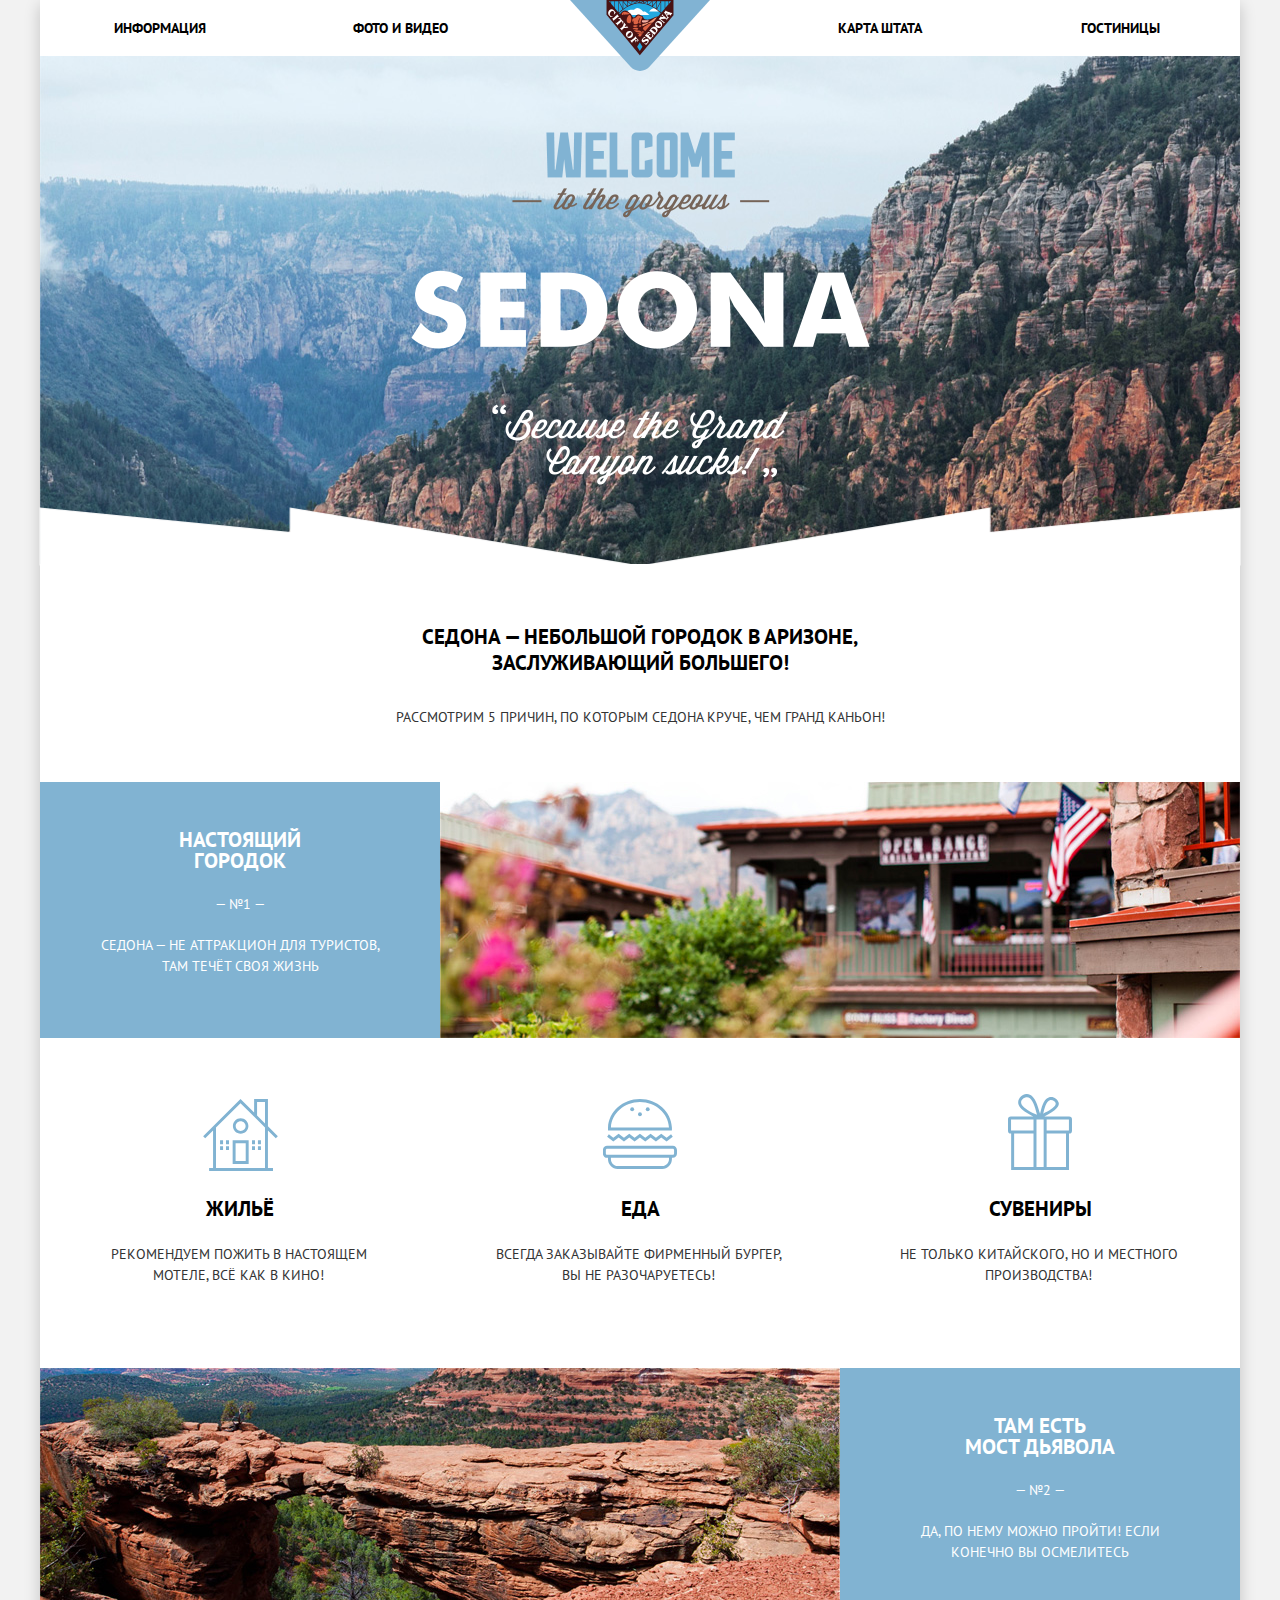
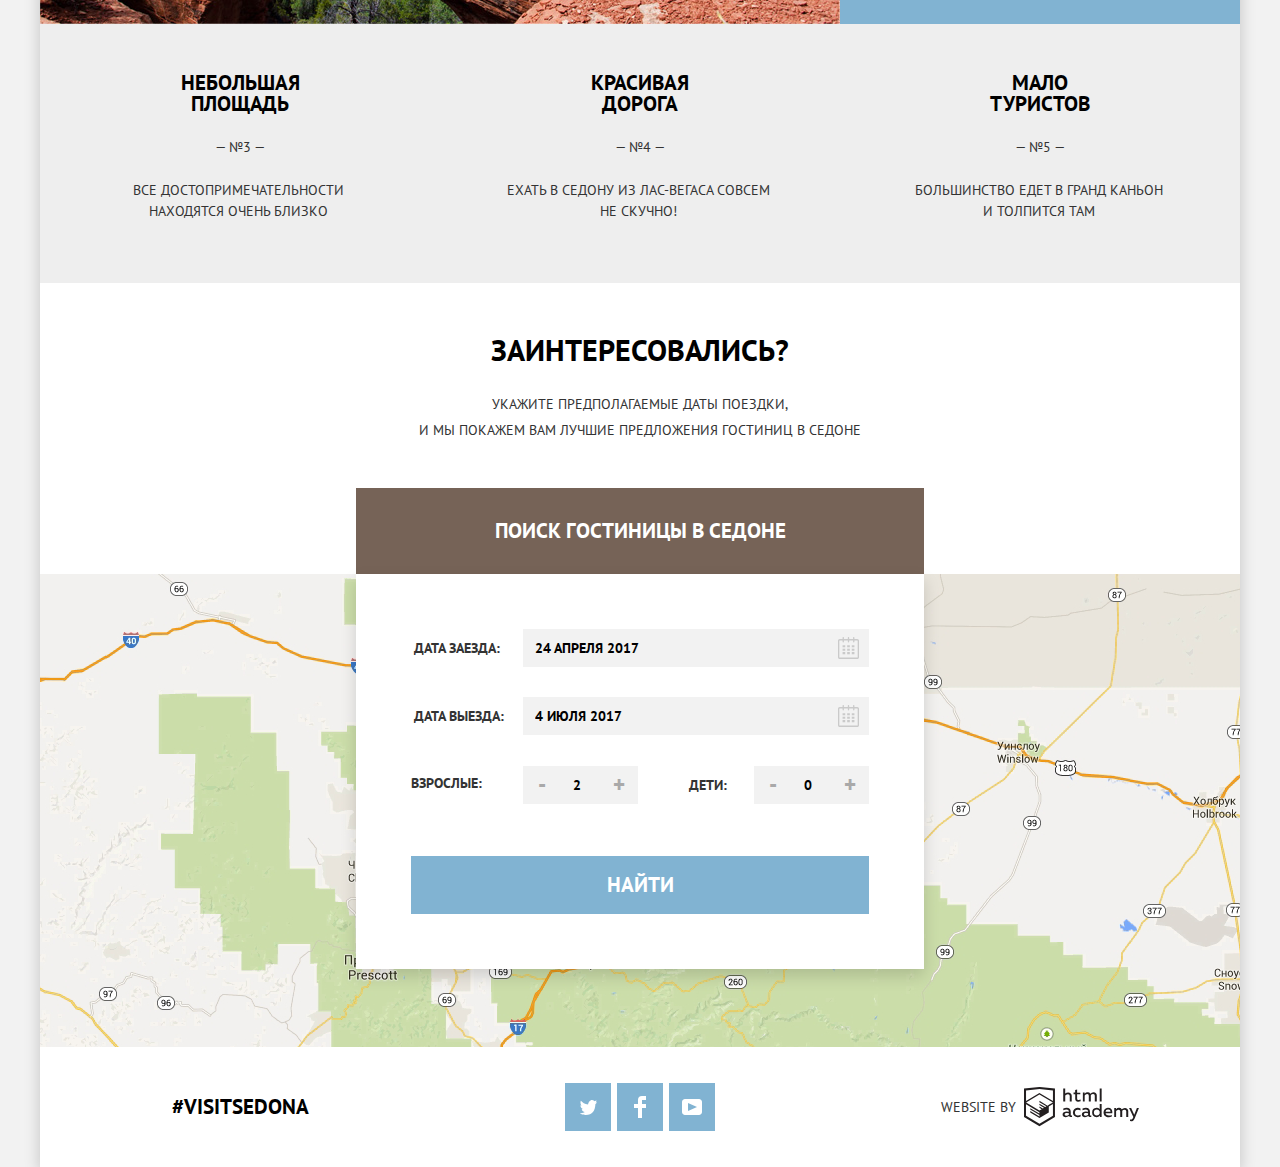
<file: index.html>
<!DOCTYPE html>
<html lang="ru">

<head>
  <meta charset="utf-8">
  <title>Седона</title>
  <link href="https://fonts.googleapis.com/css?family=PT+Sans:400,700&subset=cyrillic" rel="stylesheet">
  <link href="css/index(min).css" rel="stylesheet">
</head>

<body class="mainBackground">
  <div class="container">
    <header class="mainHeader">
      <nav>
        <div class="mainHeader__logo">
          <a href="index.html" class="link" title="main-page link">
            <img src="img/svg-sedona/logo-sedona.svg" width="140" height="71" alt="City of Sedona's logo">
          </a>
        </div>
        <ul class="navigation__list">
          <li class="navigation__listItem">
            <a href="info.html" class="link">Информация</a>
          </li>
          <li class="navigation__listItem">
            <a href="photos&videos.html" class="link">Фото и видео</a>
          </li>
          <li class="navigation__listItem">
            <a href="map.html" class="link">Карта штата</a>
          </li>
          <li class="navigation__listItem">
            <a href="catalog.html" class="link">Гостиницы</a>
          </li>
        </ul>
      </nav>
    </header>
    <main class="contentArea">
      <figure class="mainPoster">
        <img src="img/welcome.png" alt="poster" width="459" height="353">
      </figure>
      <section class="promoText">
        <h1 class="heading2 promoText__heading">Седона — небольшой городок в Аризоне,
          заслуживающий большего!
        </h1>
        <p class="promoText_brown">Рассмотрим 5 причин, по которым Седона круче, чем Гранд Каньон!</p>
      </section>
      <section class="sedonasFeatures">
        <div class="row">
          <figure class="demoContainer">
            <figcaption class="column1 column1_blue">
              <h2 class="heading2 heading2_white">Настоящий городок</h2>
              <p class="featureNumber">— №1 —</p>
              <p class="sedonasFeatures__description_white">Седона — не аттракцион для туристов, там течёт своя жизнь
              </p>
            </figcaption>
            <img src="img/layer-10.jpg" width="800" height="256" alt="town's image" class="column2">
          </figure>
        </div>
        <div class="row row_white">
          <figure class="column1 columnIcon columnIcon_house">
            <h2 class="heading2 heading2_name">Жильё</h2>
            <figcaption>
              <p class="sedonasFeatures__description">Рекомендуем пожить в настоящем мотеле, всё как в кино!</p>
            </figcaption>
          </figure>
          <figure class="column1 columnIcon columnIcon_food">
            <h2 class="heading2 heading2_name">Еда</h2>
            <figcaption>
              <p class="sedonasFeatures__description">Всегда заказывайте фирменный бургер, вы не разочаруетесь!</p>
            </figcaption>
          </figure>
          <figure class="column1 columnIcon columnIcon_present">
            <h2 class="heading2 heading2_name">Сувениры</h2>
            <figcaption>
              <p class="sedonasFeatures__description">Не только китайского, но и местного производства!</p>
            </figcaption>
          </figure>
        </div>
        <div class="row">
          <figure class="demoContainer">
            <img src="img/layer-5.jpg" alt="devil's bridge" width="800" height="256" class="column2">
            <figcaption class="column1 column1_blue">
              <h2 class="heading2 heading2_white">Там есть Мост&nbsp;дьявола</h2>
              <p class="featureNumber">— №2 —</p>
              <p class="sedonasFeatures__description_white">Да, по нему можно пройти! Если конечно вы осмелитесь</p>
            </figcaption>
          </figure>
        </div>
        <div class="row row_grey">
          <figure class="column1">
            <h2 class="heading2 heading2_narrow">Небольшая площадь</h2>
            <figcaption>
              <p class="featureNumber">— №3 —</p>
              <p class="sedonasFeatures__description">Все достопримечательности находятся&nbsp;очень близко</p>
            </figcaption>
          </figure>
          <figure class="column1">
            <h2 class="heading2 heading2_narrow">Красивая дорога</h2>
            <figcaption>
              <p class="featureNumber">— №4 —</p>
              <p class="sedonasFeatures__description">Ехать в Седону из Лас-Вегаса совсем не&nbsp;скучно!</p>
            </figcaption>
          </figure>
          <figure class="column1">
            <h2 class="heading2 heading2_narrow">Мало туристов</h2>
            <figcaption>
              <p class="featureNumber">— №5 —</p>
              <p class="sedonasFeatures__description">Большинство едет в гранд каньон и&nbsp;толпится там</p>
            </figcaption>
          </figure>
        </div>
      </section>
      <section class="promoText2">
        <div class="promoText_headline">
          <h3 class="heading1 promoText__heading">Заинтересовались?</h3>
          <p class="promoText_brown">Укажите предполагаемые даты поездки,
            <br>
            и мы покажем вам лучшие предложения гостиниц в Седоне</p>
        </div>
        <a href="sedona-search.html" class="heading2 button promo button_brown"> Поиск гостиницы в Седоне</a>
        <form class="bookingForm bookingForm_show" action="http://echo.htmlacademy.ru" method="POST">
          <fieldset class="bookingForm__window">
            <div class="bookingForm__field">
              <label for="checkInDate" class="bookingForm__label">
                Дата заезда:
              </label>
              <div class="dataInput dataInput_grow">
                <input type="text" name="checkIn" id="checkInDate" class="input" value="24 апреля 2017">
                <button type="button" class="calendar button">
                  <svg xmlns="http://www.w3.org/2000/svg" width="21" height="22" viewBox="0 0 21 22">
                    <title>Calendar</title>
                    <path
                      d="M19.251 2.025h-2.845V.648c0-.381-.294-.689-.656-.689-.363 0-.656.308-.656.689v1.377h-3.938V.648c0-.381-.294-.689-.655-.689-.363 0-.657.308-.657.689v1.377H5.906V.648c0-.381-.294-.689-.656-.689-.363 0-.657.308-.657.689v1.377H1.75C.784 2.025 0 2.847 0 3.862v16.302C0 21.179.784 22 1.75 22h17.501c.966 0 1.749-.821 1.749-1.836V3.862c0-1.015-.783-1.837-1.749-1.837zm.437 18.139a.448.448 0 0 1-.437.459H1.75a.45.45 0 0 1-.438-.459V3.862a.45.45 0 0 1 .438-.459h2.844v1.378c0 .381.294.689.657.689.362 0 .656-.308.656-.689V3.403h3.938v1.378c0 .381.294.689.657.689.361 0 .655-.308.655-.689V3.403h3.938v1.378c0 .381.293.689.656.689.362 0 .656-.308.656-.689V3.403h2.845c.241 0 .437.206.437.459v16.302z" />
                    <path
                      d="M4.594 8.225h2.625v2.066H4.594zM4.594 11.668h2.625v2.067H4.594zM4.594 15.112h2.625v2.066H4.594zM9.188 15.112h2.625v2.066H9.188zM9.188 11.668h2.625v2.067H9.188zM9.188 8.225h2.625v2.066H9.188zM13.781 15.112h2.625v2.066h-2.625zM13.781 11.668h2.625v2.067h-2.625zM13.781 8.225h2.625v2.066h-2.625z" />
                  </svg>
                </button>
              </div>
            </div>
            <div class="bookingForm__field">
              <label for="checkOutDate" class="bookingForm__label">
                Дата выезда:
              </label>
              <div class="dataInput dataInput_grow">
                <input type="text" name="checkOut" id="checkOutDate" class="input checkOut" value="4 июля 2017">
                <button type="button" class="calendar button">
                  <svg xmlns="http://www.w3.org/2000/svg" width="21" height="22" viewBox="0 0 21 22">
                    <title>Calendar</title>
                    <path
                      d="M19.251 2.025h-2.845V.648c0-.381-.294-.689-.656-.689-.363 0-.656.308-.656.689v1.377h-3.938V.648c0-.381-.294-.689-.655-.689-.363 0-.657.308-.657.689v1.377H5.906V.648c0-.381-.294-.689-.656-.689-.363 0-.657.308-.657.689v1.377H1.75C.784 2.025 0 2.847 0 3.862v16.302C0 21.179.784 22 1.75 22h17.501c.966 0 1.749-.821 1.749-1.836V3.862c0-1.015-.783-1.837-1.749-1.837zm.437 18.139a.448.448 0 0 1-.437.459H1.75a.45.45 0 0 1-.438-.459V3.862a.45.45 0 0 1 .438-.459h2.844v1.378c0 .381.294.689.657.689.362 0 .656-.308.656-.689V3.403h3.938v1.378c0 .381.294.689.657.689.361 0 .655-.308.655-.689V3.403h3.938v1.378c0 .381.293.689.656.689.362 0 .656-.308.656-.689V3.403h2.845c.241 0 .437.206.437.459v16.302z" />
                    <path
                      d="M4.594 8.225h2.625v2.066H4.594zM4.594 11.668h2.625v2.067H4.594zM4.594 15.112h2.625v2.066H4.594zM9.188 15.112h2.625v2.066H9.188zM9.188 11.668h2.625v2.067H9.188zM9.188 8.225h2.625v2.066H9.188zM13.781 15.112h2.625v2.066h-2.625zM13.781 11.668h2.625v2.067h-2.625zM13.781 8.225h2.625v2.066h-2.625z" />
                  </svg>
                </button>
              </div>
            </div>
            <div class="container__guestsNumber">
              <div class="guestsNumber">
                <label for="adultGuests" class="guestsNumber_adults">
                  Взрослые:
                </label>
                <div class="dataInput">
                  <button type="button" title="minus" class="button button_add">-</button>
                  <input type="text" name="adults" id="adultGuests" class="inputNumber" value="2">
                  <button type="button" title="plus" class="button button_add">+</button>
                </div>
              </div>
              <div class="guestsNumber">
                <label for="childrenGuests" class="guestsNumber_children">
                  Дети:
                </label>
                <div class="dataInput">
                  <button type="button" title="minus" class="button button_add">-</button>
                  <input type="text" name="children" id="childrenGuests" class="inputNumber children" value="0">
                  <button type="button" title="plus" class="button button_add">+</button>
                </div>
              </div>
            </div>
            <button title="search" type="submit" class="heading2 button button_blue button_search">Найти</button>
          </fieldset>
        </form>
      </section>
      <div class="map">
        <iframe class="map__iframe"
          src="https://www.google.com/maps/embed?pb=!1m18!1m12!1m3!1d419081.00939796516!2d-112.07530105458548!3d34.854458708334626!2m3!1f0!2f0!3f0!3m2!1i1024!2i768!4f13.1!3m3!1m2!1s0x872da132f942b00d%3A0x5548c523fa6c8efd!2sSedona%2C+AZ+86336%2C+USA!5e0!3m2!1sen!2sde!4v1551831050557"
          width="1200" height="473" allowfullscreen></iframe>
      </div>
    </main>
    <footer class="footer">
      <div class="hashtag">
        <a href="#" class="link" title="Sedona in Instagram">#VISITSEDONA</a>
      </div>
      <div>
        <ul class="footer__social">
          <li class="footer__social_Item">
            <a class="button socialButton button_blue link" href="#">
              <svg xmlns="http://www.w3.org/2000/svg" xmlns:xlink="http://www.w3.org/1999/xlink" width="17" height="15"
                viewBox="0 0 17 15">
                <title>Twitter</title>
                <path fill="#FFF"
                  d="M10.95.144c1.685-.496 2.984.27 3.577 1.179.673-.231 1.331-.481 2.011-.708a2.345 2.345 0 0 1-.857 1.768c.685.17 1.304-.491 1.304-.491-.169 1-1.006 1.788-1.563 2.024-.231 6.75-3.175 11.217-10.077 11.082h-.446c-.41 0-4.164-.46-4.898-1.887 2.271.196 3.893-.422 4.693-1.177-.96-.3-2.679-.477-2.979-2.95.349.106.564.228 1.19.119C1.705 8.247.374 7.53.448 5.33c.285.328 1.067.536 1.34.472C1.085 5.561-.182 2.442.894.85c1.818 1.854 3.735 3.606 7.152 3.773C8.254 2.33 9.183.793 10.95.144z" />
              </svg>
            </a>
          </li>
          <li class="footer__social_Item">
            <a class="button socialButton button_blue link" href="#">
              <svg xmlns="http://www.w3.org/2000/svg" width="12" height="22" viewBox="0 0 12 22">
                <title>Facebook</title>
                <path fill="#FFF" d="M12 4V0H8a4 4 0 0 0-4 4v4H0v4h4v10h4V12h4V8H8V4h4z" />
              </svg>
            </a>
          </li>
          <li class="footer__social_Item">
            <a class="button socialButton button_blue link" href="#">
              <svg xmlns="http://www.w3.org/2000/svg" xmlns:xlink="http://www.w3.org/1999/xlink" width="20" height="16"
                viewBox="0 0 20 16">
                <title>Youtube</title>
                <path fill="#FFF"
                  d="M17 0H3C1.35 0 0 1.35 0 3v10c0 1.65 1.35 3 3 3h14c1.65 0 3-1.35 3-3V3c0-1.65-1.35-3-3-3zM6.027 11.998V4.002L15.014 8l-8.987 3.998z" />
              </svg>
            </a>
          </li>
        </ul>
      </div>
      <div class="academyLogo">
        Website by
        <a class="academyLogo__pic link" href="https://htmlacademy.ru/intensive/htmlcss">
          <svg id="Layer_1" data-name="Layer 1" xmlns="http://www.w3.org/2000/svg" viewBox="0 0 108.08 36.85">
            <title>logo-htmlacademy-small</title>
            <path
              d="M44.61,26.88a2,2,0,0,0,.55-0.1v1.33a3.25,3.25,0,0,1-1.18.21,1.67,1.67,0,0,1-1.67-1,4.84,4.84,0,0,1-3.14,1.08c-1.51,0-2.91-.83-2.91-2.55,0-2.13,2-2.79,3.71-2.79a11.08,11.08,0,0,1,2.17.25v-0.3c0-1-.76-1.77-2.19-1.77a7.42,7.42,0,0,0-3,.64v-1.7a10.21,10.21,0,0,1,3.19-.55c2.36,0,3.81,1.12,3.81,3.65v3a0.54,0.54,0,0,0,.49.59h0.17Zm-6.44-1.13A1.35,1.35,0,0,0,39.63,27h0.11a3.39,3.39,0,0,0,2.41-1V24.58a9.72,9.72,0,0,0-1.81-.21c-1,0-2.16.33-2.16,1.38h0Zm12.36-6.11a5,5,0,0,1,2.57.64V22a4.08,4.08,0,0,0-2.3-.7,2.75,2.75,0,1,0,0,5.49,5,5,0,0,0,2.43-.64v1.71a6.27,6.27,0,0,1-2.76.57A4.21,4.21,0,0,1,46,24.51q0-.21,0-0.41a4.32,4.32,0,0,1,4.18-4.46h0.38Zm12.17,7.24a2,2,0,0,0,.55-0.1v1.33a3.25,3.25,0,0,1-1.18.21,1.67,1.67,0,0,1-1.67-1,4.84,4.84,0,0,1-3.14,1.08c-1.51,0-2.91-.83-2.91-2.55,0-2.13,2-2.79,3.71-2.79a11.08,11.08,0,0,1,2.17.25v-0.3c0-1-.76-1.77-2.19-1.77a7.42,7.42,0,0,0-3,.64v-1.7a10.21,10.21,0,0,1,3.19-.55c2.36,0,3.81,1.12,3.81,3.65v3a0.54,0.54,0,0,0,.49.59h0.17Zm-6.44-1.13A1.35,1.35,0,0,0,57.73,27h0.11a3.39,3.39,0,0,0,2.41-1V24.58a9.72,9.72,0,0,0-1.81-.21c-1.06,0-2.16.33-2.16,1.38h0ZM73,16V28.2H71.35V26.88a3.88,3.88,0,0,1-3.19,1.54,4.4,4.4,0,0,1,0-8.78,3.81,3.81,0,0,1,3,1.3V16H73Zm-4.53,5.22a2.76,2.76,0,1,0,0,5.52A2.86,2.86,0,0,0,71.15,25V23A2.91,2.91,0,0,0,68.49,21.27ZM79,19.64c3.31,0,4.46,2.68,3.92,5.09H76.7c0.21,1.5,1.67,2.11,3.19,2.11a6.11,6.11,0,0,0,2.64-.59v1.6a7.14,7.14,0,0,1-3,.57C77,28.42,74.78,27,74.78,24a4.18,4.18,0,0,1,4-4.39H79Zm0.09,1.54a2.28,2.28,0,0,0-2.44,2.1v0.06H81.3A2,2,0,0,0,79.13,21.18Zm5.73,7V19.87h1.65v1a3.81,3.81,0,0,1,2.78-1.27A2.86,2.86,0,0,1,91.89,21a4.12,4.12,0,0,1,2.91-1.33A3.06,3.06,0,0,1,98,23V28.2h-1.9V23.05a1.59,1.59,0,0,0-1.42-1.75H94.42a2.8,2.8,0,0,0-2.07,1.12V28.2h-1.9V23.05A1.59,1.59,0,0,0,89,21.31H88.8a3,3,0,0,0-2.21,1.29v5.63H84.86Zm21.31-8.33h1.9l-3.91,9.46c-0.9,2.17-2.09,2.86-3.35,2.86a4.76,4.76,0,0,1-1.1-.14V30.46a2.86,2.86,0,0,0,.85.12c0.9,0,1.58-.64,2.07-1.9l0.17-.42-4-8.4h2l2.86,6.29ZM38.73,1.46V6.22a3.81,3.81,0,0,1,2.7-1.14,3.25,3.25,0,0,1,3.44,3.4v5.15H43V8.72a1.81,1.81,0,0,0-1.61-2h-0.3a2.93,2.93,0,0,0-2.32,1.39v5.52h-1.9V1.46h1.9ZM49.94,2.31v3h3V6.91h-3v3.81c0,1.1.5,1.46,1.58,1.46a4.49,4.49,0,0,0,1.69-.33v1.6A6.8,6.8,0,0,1,51,13.8a2.55,2.55,0,0,1-2.86-2.74V6.89H46.58V5.26h1.5V2.74Zm5.4,11.31V5.28H57v1A3.81,3.81,0,0,1,59.77,5a2.86,2.86,0,0,1,2.6,1.33A4.12,4.12,0,0,1,65.28,5,3.06,3.06,0,0,1,68.44,8.4v5.21h-1.9V8.46a1.59,1.59,0,0,0-1.42-1.75H64.89a2.8,2.8,0,0,0-2.07,1.12v5.78h-1.9V8.46A1.59,1.59,0,0,0,59.5,6.71H59.27A3,3,0,0,0,57.06,8v5.63H55.34ZM71.17,1.45H73V13.6H71.17V1.45ZM14.71,0H14.55L0,1.54V28.21l14.55,8.66,14.55-8.66V1.54Zm12.5,27.1L14.55,34.64,1.9,27.12V16.18l12.59,7.5V25L5.86,19.9v1.31l8.68,5.21v1.39L5.87,22.65V24l8.68,5.21,8.75-5.24V18.31L27.2,16V27.12Zm0-12.53-3.48,2-1.6,1L14.51,13v1.31L21,18.23H21l-0.14.09-1,.54-5.37-3.2V17l4.24,2.52-1,.67-3.2-1.9v1.31l2.1,1.24L14.5,22.1,2,14.65,14.51,7.11Zm0-1.32L14.49,5.76,1.91,13.25v-10L14.56,1.92,27.21,3.25v10h0Z"
              transform="translate(0 -0.02)" />
          </svg>
        </a>
      </div>
    </footer>
  </div>

  <script src="js/external(min).js"></script>
</body>

</html>
</file>
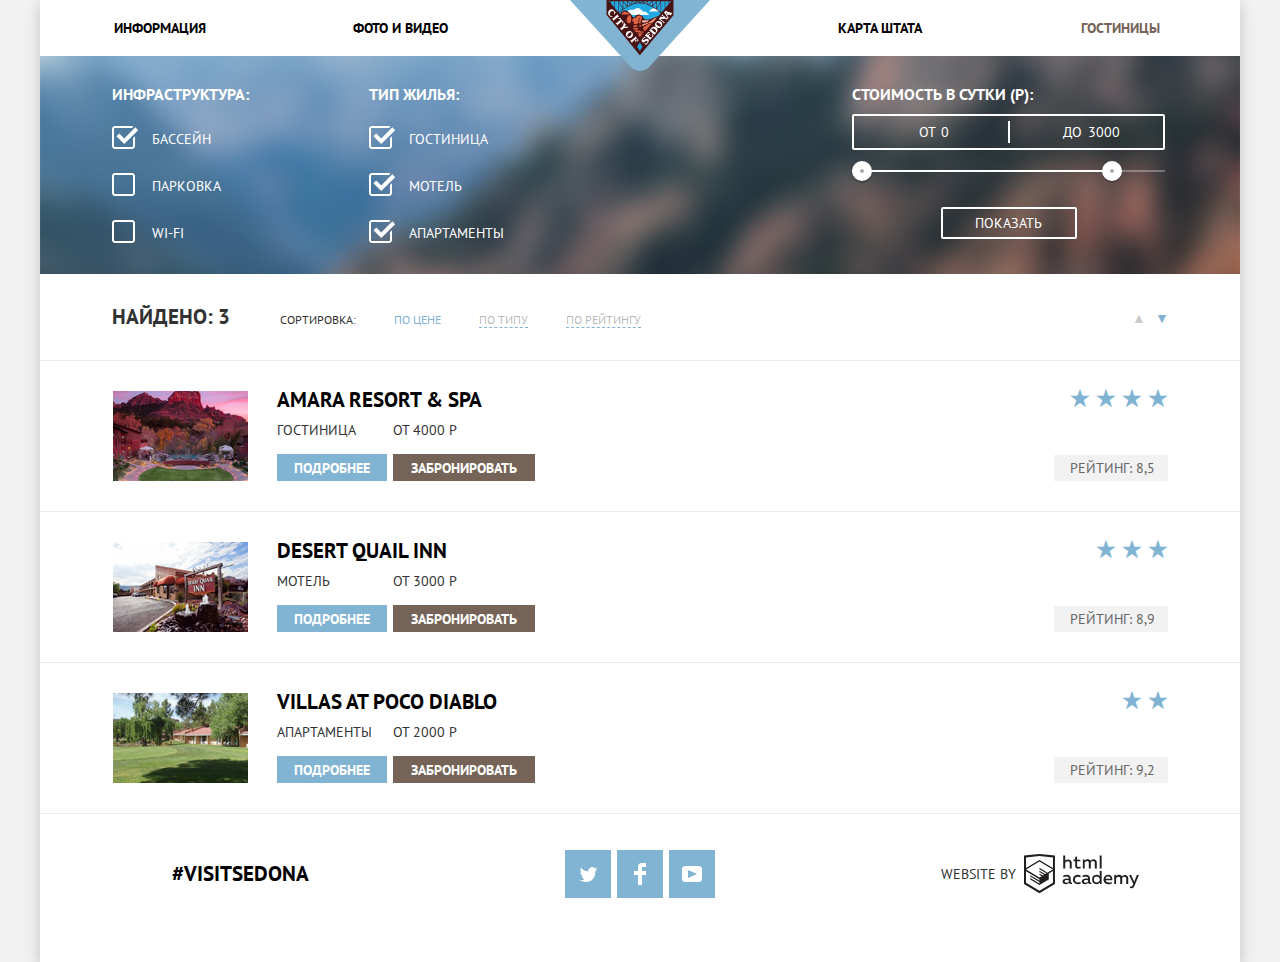
<file: catalog.html>
<!DOCTYPE html>
<html lang="ru">

<head>
  <meta charset="utf-8">
  <title>Отели Седоны</title>
  <link href="https://fonts.googleapis.com/css?family=PT+Sans:400,700&subset=cyrillic" rel="stylesheet">
  <link href="css/index(min).css" rel="stylesheet">
</head>

<body class="mainBackground">
  <div class="container">
    <header class="mainHeader">
      <nav>
        <div class="mainHeader__logo">
          <a href="index.html" class="link" title="main-page link">
            <img src="img/svg-sedona/logo-sedona.svg" width="140" height="71" alt="City of Sedona's logo">
          </a>
        </div>
        <ul class="navigation__list">
          <li class="navigation__listItem">
            <a href="info.html" class="link">Информация</a>
          </li>
          <li class="navigation__listItem">
            <a href=photos&videos.html class="link">Фото и видео</a>
          </li>
          <li class="navigation__listItem">
            <a href="map.html" class="link">Карта штата</a>
          </li>
          <li class="navigation__listItem">
            <a href="catalog.html" class="link link_active">Гостиницы</a>
          </li>
        </ul>
      </nav>
    </header>
    <main class="contentArea">
      <h1 class="visuallyHidden">Гостиницы Седоны</h1>
      <section>
        <form class="hotelsFilter" action="http://echo.htmlacademy.ru" method="POST">
          <div class="hotelsFilter__range">
            <p class="hotelsFilter__option">Инфраструктура:</p>
            <div class="checkbox">
              <input type="checkbox" id="pool" name="pool" checked class="checkbox__input">
              <label for="pool" class="checkbox__label">Бассейн</label>
            </div>
            <div class="checkbox">
              <input type="checkbox" id="parking" name="parking" class="checkbox__input">
              <label for="parking" class="checkbox__label">Парковка</label>
            </div>
            <div class="checkbox">
              <input type="checkbox" id="wi-fi" name="wi-fi" class="checkbox__input">
              <label for="wi-fi" class="checkbox__label">WI-FI</label>
            </div>
          </div>
          <div>
            <p class="hotelsFilter__option">Тип жилья:</p>
            <div class="checkbox">
              <input type="checkbox" id="hotel" name="hotel" checked class="checkbox__input">
              <label for="hotel" class="checkbox__label">Гостиница</label>
            </div>
            <div class="checkbox">
              <input type="checkbox" id="motel" name="motel" checked class="checkbox__input">
              <label for="motel" class="checkbox__label">Мотель</label>
            </div>
            <div class="checkbox">
              <input type="checkbox" id="apartment" name="apartment" checked class="checkbox__input">
              <label for="apartment" class="checkbox__label">Апартаменты</label>
            </div>
          </div>
          <div class="filter">
            <div class="filterRange">
              <div class="filterRange__title">Стоимость в сутки (р):</div>
              <div class="priceControls">
                <label class="priceControls_label minPrice">от <input class="priceInput" type="text" name="minPrice"
                    value="0"></label>
                <label class="priceControls_label maxPrice">до <input class="priceInput" type="text" name="max-price"
                    value="3000"></label>
              </div>
              <div class="rangeControls">
                <div class="scale">
                  <div class="bar"></div>
                </div>
                <div class="rangeToggle rangeToggle_min"></div>
                <div class="rangeToggle rangeToggle_max"></div>
              </div>
              <button class="btnTransparent" type="submit">Показать</button>
            </div>
          </div>
        </form>
      </section>
      <section class="sortingSection">
        <h2 class="sortingResult">Найдено: 3</h2>
        <div class="sortingFeatures">
          <h3 class="sortingFeatures__heading">Сортировка:</h3>
          <div class="sortItem">
            <input id="price" type="radio" name="radio" class="sortItem__input" checked>
            <label for="price" class="sortItem__label">по цене</label>
          </div>
          <div class="sortItem">
            <input id="type" type="radio" name="radio" class="sortItem__input">
            <label for="type" class="sortItem__label">по типу</label>
          </div>
          <div class="sortItem">
            <input id="rate" type="radio" name="radio" class="sortItem__input">
            <label for="rate" class="sortItem__label">по рейтингу</label>
          </div>
        </div>
        <div class="rateArrows">
          <div>
            <input type="radio" name="arrow" id="upButton" class="button__input">
            <label for="upButton" class="upButton__label">
            </label>
          </div>
          <div>
            <input type="radio" name="arrow" id="downButton" checked class="button__input">
            <label for="downButton" class="downButton__label">
            </label>
          </div>
        </div>
      </section>
      <div>
        <article class="catalogItem">
          <figure class="hotels__poster">
            <img src="img/amara-hotel.jpg" width="135" height="90" alt="amara hotel image" class="hotelsImage">
          </figure>
          <section class="hotels__description">
            <h2 class="hotelsName">
              <a href="amara.html" class="link link__name">Amara resort & Spa</a>
            </h2>
            <div class="catalogItem__description">
              <span class="infoColumn">Гостиница</span>
              <span class="bookItem">от 4000 р</span>
            </div>
            <div class="infoButtons">
              <a href="description-amara.html" class="button infoColumn button_blue button_details">Подробнее</a>
              <a href="order.html" class="bookItem button button_brown button_book">Забронировать</a>
            </div>
          </section>
          <div class="hotels__metaRate">
            <div class="hotels__metaRate_stars">
              <span>★</span>
              <span>★</span>
              <span>★</span>
              <span>★</span>
            </div>
            <div class="hotels__rate">Рейтинг: 8,5</div>
          </div>
        </article>
        <article class="catalogItem">
          <figure class="hotels__poster">
            <img src="img/desert-quail-inn.jpg" width="135" height="90" alt="desert quail inn image"
              class="hotelsImage">
          </figure>
          <section class="hotels__description">
            <h2 class="hotelsName">
              <a href="quail.html" class="link link__name">Desert Quail Inn</a>
            </h2>
            <div class="catalogItem__description">
              <span class="infoColumn">Мотель</span>
              <span class="bookItem">от 3000 р</span>
            </div>
            <div class="infoButtons">
              <a href="description-inn.html" class="button infoColumn button_blue button_details">Подробнее</a>
              <a href="order.html" class="bookItem button button_brown button_book">Забронировать</a>
            </div>
          </section>
          <div class="hotels__metaRate">
            <div class="hotels__metaRate_stars">
              <span>★</span>
              <span>★</span>
              <span>★</span>
            </div>
            <div class="hotels__rate">Рейтинг: 8,9</div>
          </div>
        </article>
        <article class="catalogItem">
          <figure class="hotels__poster">
            <img src="img/villas-at-poco-diablo.jpg" width="135" height="90" alt="villas-at-poco-diablo image"
              class="hotelsImage">
          </figure>
          <section class="hotels__description">
            <h2 class="hotelsName">
              <a href="villas-poco-diablo.html" class="link link__name">Villas at Poco Diablo</a>
            </h2>
            <div class="catalogItem__description">
              <span class="infoColumn">Апартаменты</span>
              <span class="bookItem">от 2000 р</span>
            </div>
            <div class="infoButtons">
              <a href="description-villas.html" class="button infoColumn button_blue button_details">Подробнее</a>
              <a href="order.html" class="bookItem button button_brown button_book">Забронировать</a>
            </div>
          </section>
          <div class="hotels__metaRate">
            <div class="hotels__metaRate_stars">
              <span>★</span>
              <span>★</span>
            </div>
            <div class="hotels__rate">Рейтинг: 9,2</div>
          </div>
        </article>
      </div>
    </main>
    <footer class="footer">
      <div class="hashtag">
        <a href="#" class="link" title="Sedona in Instagram">#VISITSEDONA</a>
      </div>
      <div>
        <ul class="footer__social">
          <li class="footer__social_Item">
            <a class="button socialButton button_blue link" href="#">
              <svg xmlns="http://www.w3.org/2000/svg" xmlns:xlink="http://www.w3.org/1999/xlink" width="17" height="15"
                viewBox="0 0 17 15">
                <title>Twitter</title>
                <path fill="#FFF"
                  d="M10.95.144c1.685-.496 2.984.27 3.577 1.179.673-.231 1.331-.481 2.011-.708a2.345 2.345 0 0 1-.857 1.768c.685.17 1.304-.491 1.304-.491-.169 1-1.006 1.788-1.563 2.024-.231 6.75-3.175 11.217-10.077 11.082h-.446c-.41 0-4.164-.46-4.898-1.887 2.271.196 3.893-.422 4.693-1.177-.96-.3-2.679-.477-2.979-2.95.349.106.564.228 1.19.119C1.705 8.247.374 7.53.448 5.33c.285.328 1.067.536 1.34.472C1.085 5.561-.182 2.442.894.85c1.818 1.854 3.735 3.606 7.152 3.773C8.254 2.33 9.183.793 10.95.144z" />
              </svg>
            </a>
          </li>
          <li class="footer__social_Item">
            <a class="button socialButton button_blue link" href="#">
              <svg xmlns="http://www.w3.org/2000/svg" width="12" height="22" viewBox="0 0 12 22">
                <title>Facebook</title>
                <path fill="#FFF" d="M12 4V0H8a4 4 0 0 0-4 4v4H0v4h4v10h4V12h4V8H8V4h4z" />
              </svg>
            </a>
          </li>
          <li class="footer__social_Item">
            <a class="button socialButton button_blue link" href="#">
              <svg xmlns="http://www.w3.org/2000/svg" xmlns:xlink="http://www.w3.org/1999/xlink" width="20" height="16"
                viewBox="0 0 20 16">
                <title>Youtube</title>
                <path fill="#FFF"
                  d="M17 0H3C1.35 0 0 1.35 0 3v10c0 1.65 1.35 3 3 3h14c1.65 0 3-1.35 3-3V3c0-1.65-1.35-3-3-3zM6.027 11.998V4.002L15.014 8l-8.987 3.998z" />
              </svg>
            </a>
          </li>
        </ul>
      </div>
      <div class="academyLogo">
        Website by
        <a class="academyLogo__pic link" href="https://htmlacademy.ru/intensive/htmlcss">
          <svg id="Layer_1" data-name="Layer 1" xmlns="http://www.w3.org/2000/svg" viewBox="0 0 108.08 36.85">
            <title>logo-htmlacademy-small</title>
            <path
              d="M44.61,26.88a2,2,0,0,0,.55-0.1v1.33a3.25,3.25,0,0,1-1.18.21,1.67,1.67,0,0,1-1.67-1,4.84,4.84,0,0,1-3.14,1.08c-1.51,0-2.91-.83-2.91-2.55,0-2.13,2-2.79,3.71-2.79a11.08,11.08,0,0,1,2.17.25v-0.3c0-1-.76-1.77-2.19-1.77a7.42,7.42,0,0,0-3,.64v-1.7a10.21,10.21,0,0,1,3.19-.55c2.36,0,3.81,1.12,3.81,3.65v3a0.54,0.54,0,0,0,.49.59h0.17Zm-6.44-1.13A1.35,1.35,0,0,0,39.63,27h0.11a3.39,3.39,0,0,0,2.41-1V24.58a9.72,9.72,0,0,0-1.81-.21c-1,0-2.16.33-2.16,1.38h0Zm12.36-6.11a5,5,0,0,1,2.57.64V22a4.08,4.08,0,0,0-2.3-.7,2.75,2.75,0,1,0,0,5.49,5,5,0,0,0,2.43-.64v1.71a6.27,6.27,0,0,1-2.76.57A4.21,4.21,0,0,1,46,24.51q0-.21,0-0.41a4.32,4.32,0,0,1,4.18-4.46h0.38Zm12.17,7.24a2,2,0,0,0,.55-0.1v1.33a3.25,3.25,0,0,1-1.18.21,1.67,1.67,0,0,1-1.67-1,4.84,4.84,0,0,1-3.14,1.08c-1.51,0-2.91-.83-2.91-2.55,0-2.13,2-2.79,3.71-2.79a11.08,11.08,0,0,1,2.17.25v-0.3c0-1-.76-1.77-2.19-1.77a7.42,7.42,0,0,0-3,.64v-1.7a10.21,10.21,0,0,1,3.19-.55c2.36,0,3.81,1.12,3.81,3.65v3a0.54,0.54,0,0,0,.49.59h0.17Zm-6.44-1.13A1.35,1.35,0,0,0,57.73,27h0.11a3.39,3.39,0,0,0,2.41-1V24.58a9.72,9.72,0,0,0-1.81-.21c-1.06,0-2.16.33-2.16,1.38h0ZM73,16V28.2H71.35V26.88a3.88,3.88,0,0,1-3.19,1.54,4.4,4.4,0,0,1,0-8.78,3.81,3.81,0,0,1,3,1.3V16H73Zm-4.53,5.22a2.76,2.76,0,1,0,0,5.52A2.86,2.86,0,0,0,71.15,25V23A2.91,2.91,0,0,0,68.49,21.27ZM79,19.64c3.31,0,4.46,2.68,3.92,5.09H76.7c0.21,1.5,1.67,2.11,3.19,2.11a6.11,6.11,0,0,0,2.64-.59v1.6a7.14,7.14,0,0,1-3,.57C77,28.42,74.78,27,74.78,24a4.18,4.18,0,0,1,4-4.39H79Zm0.09,1.54a2.28,2.28,0,0,0-2.44,2.1v0.06H81.3A2,2,0,0,0,79.13,21.18Zm5.73,7V19.87h1.65v1a3.81,3.81,0,0,1,2.78-1.27A2.86,2.86,0,0,1,91.89,21a4.12,4.12,0,0,1,2.91-1.33A3.06,3.06,0,0,1,98,23V28.2h-1.9V23.05a1.59,1.59,0,0,0-1.42-1.75H94.42a2.8,2.8,0,0,0-2.07,1.12V28.2h-1.9V23.05A1.59,1.59,0,0,0,89,21.31H88.8a3,3,0,0,0-2.21,1.29v5.63H84.86Zm21.31-8.33h1.9l-3.91,9.46c-0.9,2.17-2.09,2.86-3.35,2.86a4.76,4.76,0,0,1-1.1-.14V30.46a2.86,2.86,0,0,0,.85.12c0.9,0,1.58-.64,2.07-1.9l0.17-.42-4-8.4h2l2.86,6.29ZM38.73,1.46V6.22a3.81,3.81,0,0,1,2.7-1.14,3.25,3.25,0,0,1,3.44,3.4v5.15H43V8.72a1.81,1.81,0,0,0-1.61-2h-0.3a2.93,2.93,0,0,0-2.32,1.39v5.52h-1.9V1.46h1.9ZM49.94,2.31v3h3V6.91h-3v3.81c0,1.1.5,1.46,1.58,1.46a4.49,4.49,0,0,0,1.69-.33v1.6A6.8,6.8,0,0,1,51,13.8a2.55,2.55,0,0,1-2.86-2.74V6.89H46.58V5.26h1.5V2.74Zm5.4,11.31V5.28H57v1A3.81,3.81,0,0,1,59.77,5a2.86,2.86,0,0,1,2.6,1.33A4.12,4.12,0,0,1,65.28,5,3.06,3.06,0,0,1,68.44,8.4v5.21h-1.9V8.46a1.59,1.59,0,0,0-1.42-1.75H64.89a2.8,2.8,0,0,0-2.07,1.12v5.78h-1.9V8.46A1.59,1.59,0,0,0,59.5,6.71H59.27A3,3,0,0,0,57.06,8v5.63H55.34ZM71.17,1.45H73V13.6H71.17V1.45ZM14.71,0H14.55L0,1.54V28.21l14.55,8.66,14.55-8.66V1.54Zm12.5,27.1L14.55,34.64,1.9,27.12V16.18l12.59,7.5V25L5.86,19.9v1.31l8.68,5.21v1.39L5.87,22.65V24l8.68,5.21,8.75-5.24V18.31L27.2,16V27.12Zm0-12.53-3.48,2-1.6,1L14.51,13v1.31L21,18.23H21l-0.14.09-1,.54-5.37-3.2V17l4.24,2.52-1,.67-3.2-1.9v1.31l2.1,1.24L14.5,22.1,2,14.65,14.51,7.11Zm0-1.32L14.49,5.76,1.91,13.25v-10L14.56,1.92,27.21,3.25v10h0Z"
              transform="translate(0 -0.02)" />
          </svg>
        </a>
      </div>
    </footer><P></P>
  </div>
</body>

</html>
</file>
<file: css/index(min).css>
html{line-height:1.15;-webkit-text-size-adjust:100%}body{margin:0}main{display:block}h1{font-size:2em;margin:.67em 0}hr{box-sizing:content-box;height:0;overflow:visible}pre{font-family:monospace,monospace;font-size:1em}a{background-color:transparent}abbr[title]{border-bottom:none;text-decoration:underline;text-decoration:underline dotted}b,strong{font-weight:bolder}code,kbd,samp{font-family:monospace,monospace;font-size:1em}small{font-size:80%}sub,sup{font-size:75%;line-height:0;position:relative;vertical-align:baseline}sub{bottom:-.25em}sup{top:-.5em}img{border-style:none}button,input,optgroup,select,textarea{font-family:inherit;font-size:100%;line-height:1.15;margin:0}button,input{overflow:visible}button,select{text-transform:none}button,[type="button"],[type="reset"],[type="submit"]{-webkit-appearance:button}button::-moz-focus-inner,[type="button"]::-moz-focus-inner,[type="reset"]::-moz-focus-inner,[type="submit"]::-moz-focus-inner{border-style:none;padding:0}button:-moz-focusring,[type="button"]:-moz-focusring,[type="reset"]:-moz-focusring,[type="submit"]:-moz-focusring{outline:1px dotted ButtonText}fieldset{padding:.35em .75em .625em}legend{box-sizing:border-box;color:inherit;display:table;max-width:100%;padding:0;white-space:normal}progress{vertical-align:baseline}textarea{overflow:auto}[type="checkbox"],[type="radio"]{box-sizing:border-box;padding:0}[type="number"]::-webkit-inner-spin-button,[type="number"]::-webkit-outer-spin-button{height:auto}[type="search"]{-webkit-appearance:textfield;outline-offset:-2px}[type="search"]::-webkit-search-decoration{-webkit-appearance:none}::-webkit-file-upload-button{-webkit-appearance:button;font:inherit}details{display:block}summary{display:list-item}template{display:none}[hidden]{display:none}body{margin:0;padding:0;font-family:PT Sans,Arial,sans-serif;font-size:14px;line-height:26px;font-weight:400;text-transform:uppercase;color:#333;background-color:#fff}a{text-decoration:none}img{max-width:100%;height:auto}.link{text-decoration:none;color:#000}.mainBackground{background:#f2f2f2}.visuallyHidden:not(:focus):not(:active){position:absolute;width:1px;height:1px;margin:-1px;border:0;padding:0;white-space:nowrap;-webkit-clip-path:inset(100%);clip-path:inset(100%);clip:rect(0 0 0 0);overflow:hidden}.navigation__listItem .link{font-weight:700}.navigation__listItem .link:hover{color:#81b3d2}.navigation__listItem .link:focus{color:rgba(0,0,0,0.3)}.navigation__listItem .link:active{color:rgba(0,0,0,0.3)}.link_active{color:#766357}.heading2{font-size:21px;font-weight:700;text-align:center;color:#000;margin:0}.heading1{font-size:30px;font-weight:700;text-align:center;color:#000}.sedonasFeatures{margin-top:50px}.sedonasFeatures__description{line-height:21px;color:#333;padding-top:2px;padding-right:3px;margin:0}.bookingForm__window{margin:0;padding:0;border:0}.sedonasFeatures__description_white{line-height:21px;margin:0}.hashtag{width:400px;display:-webkit-box;display:-ms-flexbox;display:flex;-webkit-box-pack:center;-ms-flex-pack:center;justify-content:center;font-size:21px;font-weight:700;color:#000}.hotelsName{font-size:21px;font-weight:700;color:#000;line-height:1;margin-bottom:13px;margin-top:-2px;white-space:nowrap;overflow:hidden;-o-text-overflow:ellipsis;text-overflow:ellipsis}.link__name:hover{color:#81b3d2}.link__name:active{color:rgba(0,0,0,0.3)}.hotels__rate{color:#666;background-color:#f2f2f2;padding-left:16px;padding-right:13px}.button{color:#fff;text-transform:uppercase;border:0}.button:active{color:rgba(255,255,255,0.3)}.button_blue{background-color:#81b3d2}.button_blue:hover{background-color:#669ec0}.button_blue:active{background-color:#5496bd}.button_brown{background-color:#766357}.button_brown:hover{background-color:#604e43}.button_brown:active{background-color:#503e33}.container{display:-webkit-box;display:-ms-flexbox;display:flex;-webkit-box-orient:vertical;-webkit-box-direction:normal;-ms-flex-flow:column;flex-flow:column;width:1200px;min-height:100vh;margin:0 auto;font-family:inherit;background:#fff;-webkit-box-shadow:0 5px 15px 0 rgba(0,1,1,0.2);box-shadow:0 5px 15px 0 rgba(0,1,1,0.2)}.infoButtons{-webkit-box-flex:1;-ms-flex-positive:1;flex-grow:1;display:-webkit-box;display:-ms-flexbox;display:flex;-webkit-box-orient:horizontal;-webkit-box-direction:normal;-ms-flex-flow:row;flex-flow:row;-webkit-box-align:end;-ms-flex-align:end;align-items:flex-end}.contentArea{-webkit-box-flex:1;-ms-flex-positive:1;flex-grow:1}.mainHeader{position:relative;padding:15px 0}.navigation__list{margin:0;padding:0;display:-webkit-box;display:-ms-flexbox;display:flex;list-style:none;-webkit-box-orient:horizontal;-webkit-box-direction:normal;-ms-flex-direction:row;flex-direction:row}.mainHeader__logo{display:-webkit-box;display:-ms-flexbox;display:flex;position:absolute;z-index:1;width:100%;top:0;-webkit-box-pack:center;-ms-flex-pack:center;justify-content:center}.navigation__listItem{position:relative;z-index:2;display:block;width:20%;text-align:center}.navigation__listItem:nth-child(2){margin-right:20%}.promo{width:100%;display:block;padding-top:30px;padding-bottom:30px}.button_search{width:100%;display:block;padding-top:17px;padding-bottom:22px;height:58px}.bookingForm{position:absolute;width:100%;background-color:#fff;-webkit-box-sizing:border-box;box-sizing:border-box;padding:55px;-webkit-box-shadow:0 7px 15px 0 rgba(0,1,1,0.15);box-shadow:0 7px 15px 0 rgba(0,1,1,0.15);-webkit-transform-origin:top;-ms-transform-origin:top;transform-origin:top;-webkit-transform:scaleY(0);-ms-transform:scaleY(0);transform:scaleY(0);-webkit-transition:-webkit-transform .4s;transition:-webkit-transform .4s;-o-transition:transform .4s;transition:transform .4s;transition:transform 0.4s,-webkit-transform .4s}.bookingForm_show{-webkit-transform:scaleY(1);-ms-transform:scaleY(1);transform:scaleY(1)}.bookingForm__label{padding-left:3px}.bookingForm__field{display:-webkit-box;display:-ms-flexbox;display:flex;font-weight:700;-webkit-box-orient:horizontal;-webkit-box-direction:normal;-ms-flex-direction:row;flex-direction:row;margin-bottom:30px;-webkit-box-align:center;-ms-flex-align:center;align-items:center;-webkit-box-pack:justify;-ms-flex-pack:justify;justify-content:space-between}.dataInput{height:38px;font-weight:700;display:-webkit-inline-box;display:-ms-inline-flexbox;display:inline-flex;background-color:#f2f2f2;color:#000}.dataInput_grow{width:346px;position:relative}.input{width:100%;padding-left:12px;background:transparent;border:0;font-weight:700;line-height:38px;text-align:left;text-transform:uppercase;font-family:inherit;font-size:14px}.input:hover{background-color:#ebebeb}.input:focus{background-color:#fff}.guestsNumber{display:-webkit-box;display:-ms-flexbox;display:flex;font-weight:700;-webkit-box-align:center;-ms-flex-align:center;align-items:center;margin-bottom:46px}.button_add{width:38px;background-color:#f2f2f2;color:#a9a9a9;font-weight:700;font-size:23px}.button_add:hover{color:#000}.button_add:active{color:#81b3d2}.guestsNumber_adults{margin-right:41px;margin-bottom:8px;padding-top:5px}.guestsNumber_children{margin-right:27px}.container__guestsNumber{display:-webkit-box;display:-ms-flexbox;display:flex;-webkit-box-pack:justify;-ms-flex-pack:justify;justify-content:space-between;margin-bottom:6px}.promoText__heading{margin-bottom:28px}.promoText_brown{text-align:center;color:#333;margin:0}.promoText_headline{padding-bottom:45px}.promoText{width:568px;margin:0 auto;position:relative;margin-top:60px}.promoText2{width:568px;margin:0 auto;position:relative;margin-top:54px}.catalogItem{display:-webkit-box;display:-ms-flexbox;display:flex;-webkit-box-align:stretch;-ms-flex-align:stretch;align-items:stretch;border-top:1px solid #ededed;padding-top:30px;padding-bottom:30px;padding-right:72px}.catalogItem:last-child{border-bottom:1px solid #ededed}.hotels__poster{line-height:0;margin:0 29px 0 73px}.button_details{font-weight:700;padding:0;line-height:1;height:27px;display:-webkit-box;display:-ms-flexbox;display:flex;-webkit-box-align:center;-ms-flex-align:center;align-items:center;-webkit-box-pack:center;-ms-flex-pack:center;justify-content:center}.button_book{font-weight:700;line-height:1;padding:0;height:27px;display:-webkit-box;display:-ms-flexbox;display:flex;-webkit-box-align:center;-ms-flex-align:center;align-items:center;-webkit-box-pack:center;-ms-flex-pack:center;justify-content:center}.hotels__metaRate{display:-webkit-box;display:-ms-flexbox;display:flex;-webkit-box-orient:vertical;-webkit-box-direction:normal;-ms-flex-direction:column;flex-direction:column;-webkit-box-pack:justify;-ms-flex-pack:justify;justify-content:space-between;margin-left:auto;min-width:109px}.hotels__description{display:-webkit-box;display:-ms-flexbox;display:flex;-webkit-box-orient:vertical;-webkit-box-direction:normal;-ms-flex-direction:column;flex-direction:column;-webkit-box-pack:unset;-ms-flex-pack:unset;justify-content:unset;overflow:hidden}.hotelsImage{min-width:100%;max-width:initial}.infoColumn{min-width:110px;margin-right:6px}.bookItem{min-width:142px}.hotels__metaRate_stars{color:#81b3d2;font-weight:700;font-size:22px;text-align:right;line-height:1;margin-top:-4px}.mainPoster{width:100%;margin:0;background:url(../img/background-photo.jpg) no-repeat;background-size:cover;background-color:#303d42;background-position:50% 28%;text-align:center;position:relative;padding-top:76px;padding-bottom:71px}.mainPoster::after{content:"";display:block;width:1202px;height:59px;background:url(../img/polygon.png) no-repeat;background-size:cover;position:absolute;bottom:-2px;left:-1px}.calendar{opacity:.16;width:21px;height:22px;background:transparent;color:#a9a9a9;position:absolute;padding:0;margin:0;right:10px;top:8px}.calendar:hover{opacity:1;background-color:#f2f2f2}.calendar:active{fill:#81b3d2}.inputNumber{width:25px;padding-left:12px;background:transparent;border:0;font-weight:700;line-height:38px;text-transform:uppercase;font-family:inherit;font-size:14px}.map{border-style:none;background-image:url(../img/map.png);width:100%;height:473px}.map__iframe{border:0}.footer{display:-webkit-box;display:-ms-flexbox;display:flex;-webkit-box-orient:horizontal;-webkit-box-direction:normal;-ms-flex-direction:row;flex-direction:row;-webkit-box-align:center;-ms-flex-align:center;align-items:center;-ms-flex-pack:distribute;justify-content:space-around;padding-top:36px;padding-bottom:36px}.footer__social{display:-webkit-box;display:-ms-flexbox;display:flex;width:400px;-webkit-box-pack:center;-ms-flex-pack:center;justify-content:center;margin:0;padding:0;list-style:none}.footer__social_Item{margin-right:6px}.footer__social_Item:last-child{margin-right:0}.socialButton{display:-webkit-box;display:-ms-flexbox;display:flex;-webkit-box-align:center;-ms-flex-align:center;align-items:center;-webkit-box-pack:center;-ms-flex-pack:center;justify-content:center;width:46px;height:48px}.socialButton:active{fill:#5496bd;fill-opacity:.3}.academyLogo{display:-webkit-box;display:-ms-flexbox;display:flex;-webkit-box-align:center;-ms-flex-align:center;align-items:center;width:400px;-webkit-box-pack:center;-ms-flex-pack:center;justify-content:center}.academyLogo__pic{width:115px;height:auto;fill:#231f20;margin-left:8px;line-height:0}.academyLogo__pic:hover{fill:#81b3d2}.academyLogo__pic:active{fill:#bdbbbc}.catalogItem__description{display:-webkit-box;display:-ms-flexbox;display:flex;line-height:1}.row{display:-webkit-box;display:-ms-flexbox;display:flex}.column1{width:400px;-webkit-box-sizing:border-box;box-sizing:border-box;text-align:center;padding-right:55px;padding-left:55px;margin:0}.column2{width:800px;height:256px;-webkit-box-sizing:border-box;box-sizing:border-box;text-align:center}.demoContainer{display:-webkit-box;display:-ms-flexbox;display:flex;padding-top:2px;margin:0}.column1_blue{background-color:#81b3d2;color:#fff;padding:47px 49px 15px}.heading2_white{line-height:21px;max-width:151px;color:#fff;margin:0 auto}.heading2_narrow{width:140px;line-height:21px;margin:0 auto}.heading2_name{padding-bottom:20px}.row_grey{background-color:#eee;padding-top:48px;padding-bottom:61px}.row_white{padding-bottom:56px;padding-top:61px}.featureNumber{padding-top:20px;padding-bottom:18px;margin:0}.columnIcon{padding-bottom:24px;display:-webkit-box;display:-ms-flexbox;display:flex;-webkit-box-orient:vertical;-webkit-box-direction:normal;-ms-flex-flow:column;flex-flow:column;-webkit-box-align:center;-ms-flex-align:center;align-items:center}.columnIcon_present{margin-top:-5px}.columnIcon_house::before{content:"";display:block;background:url(../img/svg-sedona/icon-1.svg) no-repeat;width:75px;height:72px;margin-bottom:25px}.columnIcon_food::before{content:"";display:block;background:url(../img/svg-sedona/icon-3.svg) no-repeat;width:75px;height:72px;margin-bottom:25px}.columnIcon_present::before{content:"";display:block;background:url(../img/svg-sedona/icon-2.svg) no-repeat;width:64px;height:76px;margin-bottom:26px}.hotelsFilter{display:-webkit-box;display:-ms-flexbox;display:flex;-webkit-box-orient:horizontal;-webkit-box-direction:normal;-ms-flex-direction:row;flex-direction:row;background:url(../img/filter-background.jpg) no-repeat;background-color:#303d42;background-size:cover;background-position:50% 50%;color:#fff;-webkit-box-sizing:border-box;box-sizing:border-box;padding:28px 75px 28px 72px}.filter{margin-left:auto}.hotelsFilter__range{margin-right:120px}.hotelsFilter__option{font-weight:600;font-size:16px;line-height:21px;margin:0}.sortingSection{display:-webkit-box;display:-ms-flexbox;display:flex;-webkit-box-orient:horizontal;-webkit-box-direction:normal;-ms-flex-direction:row;flex-direction:row;-webkit-box-pack:justify;-ms-flex-pack:justify;justify-content:space-between;min-height:86px;margin-left:72px;margin-right:72px;-webkit-box-align:center;-ms-flex-align:center;align-items:center}.sortingResult{margin:0 45px 0 0;font-weight:700;font-size:21px}.sortingFeatures__heading{margin:0;font-size:12px;font-weight:400}.sortingFeatures{display:-webkit-box;display:-ms-flexbox;display:flex;-webkit-box-flex:1;-ms-flex-positive:1;flex-grow:1;font-size:12px;padding-top:5px;padding-left:5px}.upButton__label::after{content:'▲';width:13px;height:15px;display:block;font-weight:700;color:#cacaca;margin-right:10px}.downButton__label::after{content:'▼';width:13px;height:15px;display:block;color:#cacaca}.upButton__label:hover::after,.downButton__label:hover::after{color:#000}.upButton__label:active::after,.downButton__label:active::after{color:#81b3d2}.rateArrows{display:-webkit-box;display:-ms-flexbox;display:flex;position:relative;cursor:pointer;margin-bottom:10px}.button__input:checked ~ .downButton__label::after,.button__input:checked ~ .upButton__label::after{color:#81b3d2}.button__input{position:absolute;opacity:0;cursor:pointer}.checkbox{position:relative;margin-top:21px}.checkbox__input{position:absolute;opacity:0;cursor:pointer}.checkbox__label{display:-webkit-box;display:-ms-flexbox;display:flex}.checkbox__input:disabled ~ .checkbox__label::before{opacity:.5}.checkbox__label::before{width:27px;height:23px;background:url(../img/svg-sedona/checkbox-off.svg) no-repeat;content:'';margin-right:13px}.checkbox__input:checked ~ .checkbox__label::before{background-image:url(../img/svg-sedona/checkbox-on.svg)}.checkbox__input:focus ~ .checkbox__label{outline:#5d9dd5 solid 1px;-webkit-box-shadow:0 0 8px #5e9ed6;box-shadow:0 0 8px #5e9ed6}.sortItem{display:block;position:relative;cursor:pointer;margin-left:38px}.sortItem__label{border-bottom:.5px dashed #81b3d2;color:rgba(0,0,0,0.3)}.sortItem__input:checked ~ .sortItem__label{border:0;color:#81b3d2}.sortItem__input:hover ~ .sortItem__label{color:#81b3d2}.sortItem__input:active ~ .sortItem__label{text-decoration:none;color:#000}.sortItem__input{position:absolute;opacity:0;cursor:pointer}.filterRange{width:313px}.filterRange__title{margin-bottom:9px;font-weight:600;font-size:16px;line-height:21px}.priceControls{display:-webkit-box;display:-ms-flexbox;display:flex;position:relative;margin-bottom:20px;border:2px solid #fff;border-radius:2px;padding:2px 0}.priceControls::after{content:"";position:absolute;top:50%;left:50%;width:2px;height:22px;background:#fff;-webkit-transform:translate(-50%,-50%);-ms-transform:translate(-50%,-50%);transform:translate(-50%,-50%)}.priceControls_label{font-size:14px;cursor:pointer}.priceControls .minPrice{width:90px;padding-left:65px}.priceControls .maxPrice{width:90px;padding-left:54px}.priceInput{width:50px;margin:0;color:inherit;font:inherit;background:none;border:none}.rangeControls{position:relative;margin-bottom:35px}.rangeControls .scale{height:2px;background:rgba(255,255,255,0.3)}.rangeControls .bar{width:80%;height:2px;background:#fff}.rangeToggle{position:absolute;top:-9px;width:4px;height:4px;background:#ababab;border:8px solid #fff;border-radius:50%;-webkit-box-shadow:0 2px 1px 0 rgba(0,1,1,0.2);box-shadow:0 2px 1px 0 rgba(0,1,1,0.2);cursor:pointer}.rangeToggle:hover{-webkit-transform:scale(1.2);-ms-transform:scale(1.2);transform:scale(1.2)}.rangeToggle_min{left:0}.rangeToggle_max{left:80%}.btnTransparent{display:block;margin:0 auto;font-size:14px;line-height:1;color:#fff;font-family:inherit;text-transform:uppercase;background:transparent;border:2px solid #fff;border-radius:2px;cursor:pointer;padding:0;-webkit-box-sizing:border-box;box-sizing:border-box;width:136px;height:32px}.btnTransparent:hover{color:#000;background:#fff}
</file>
